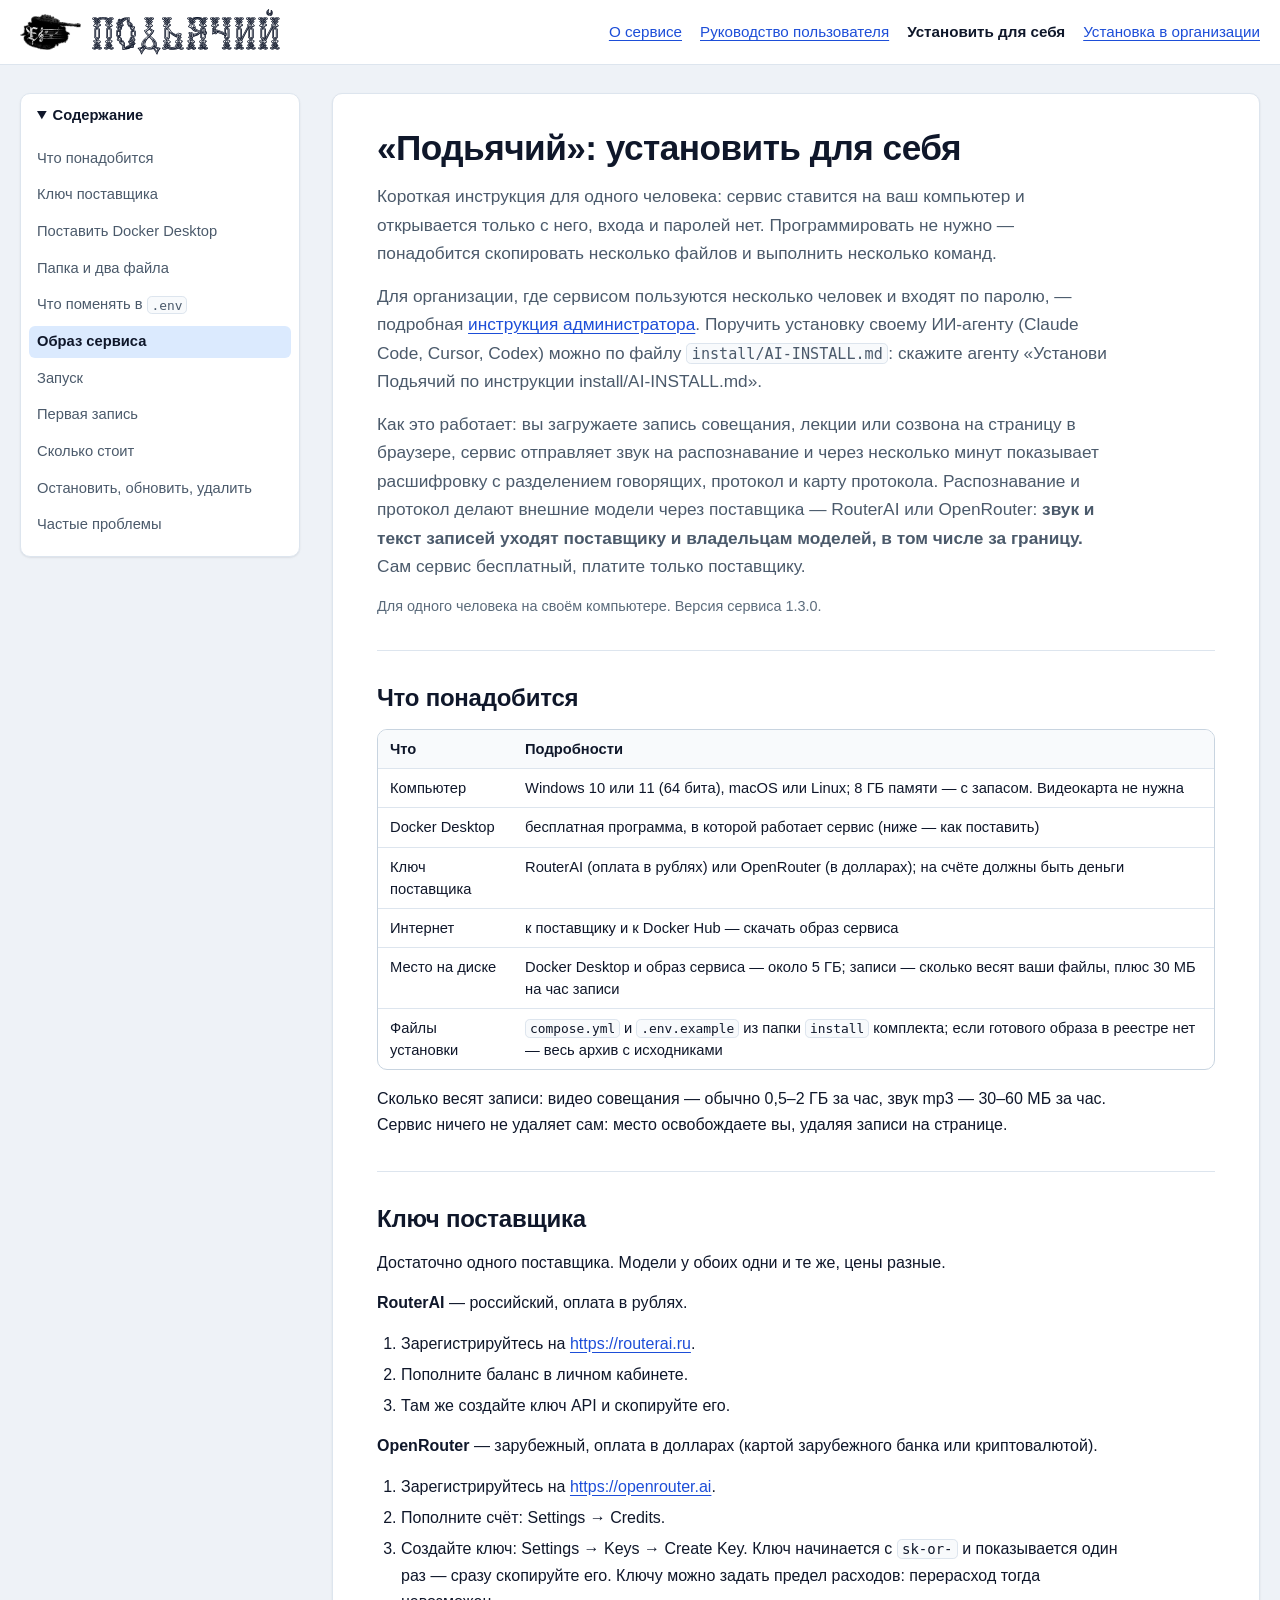
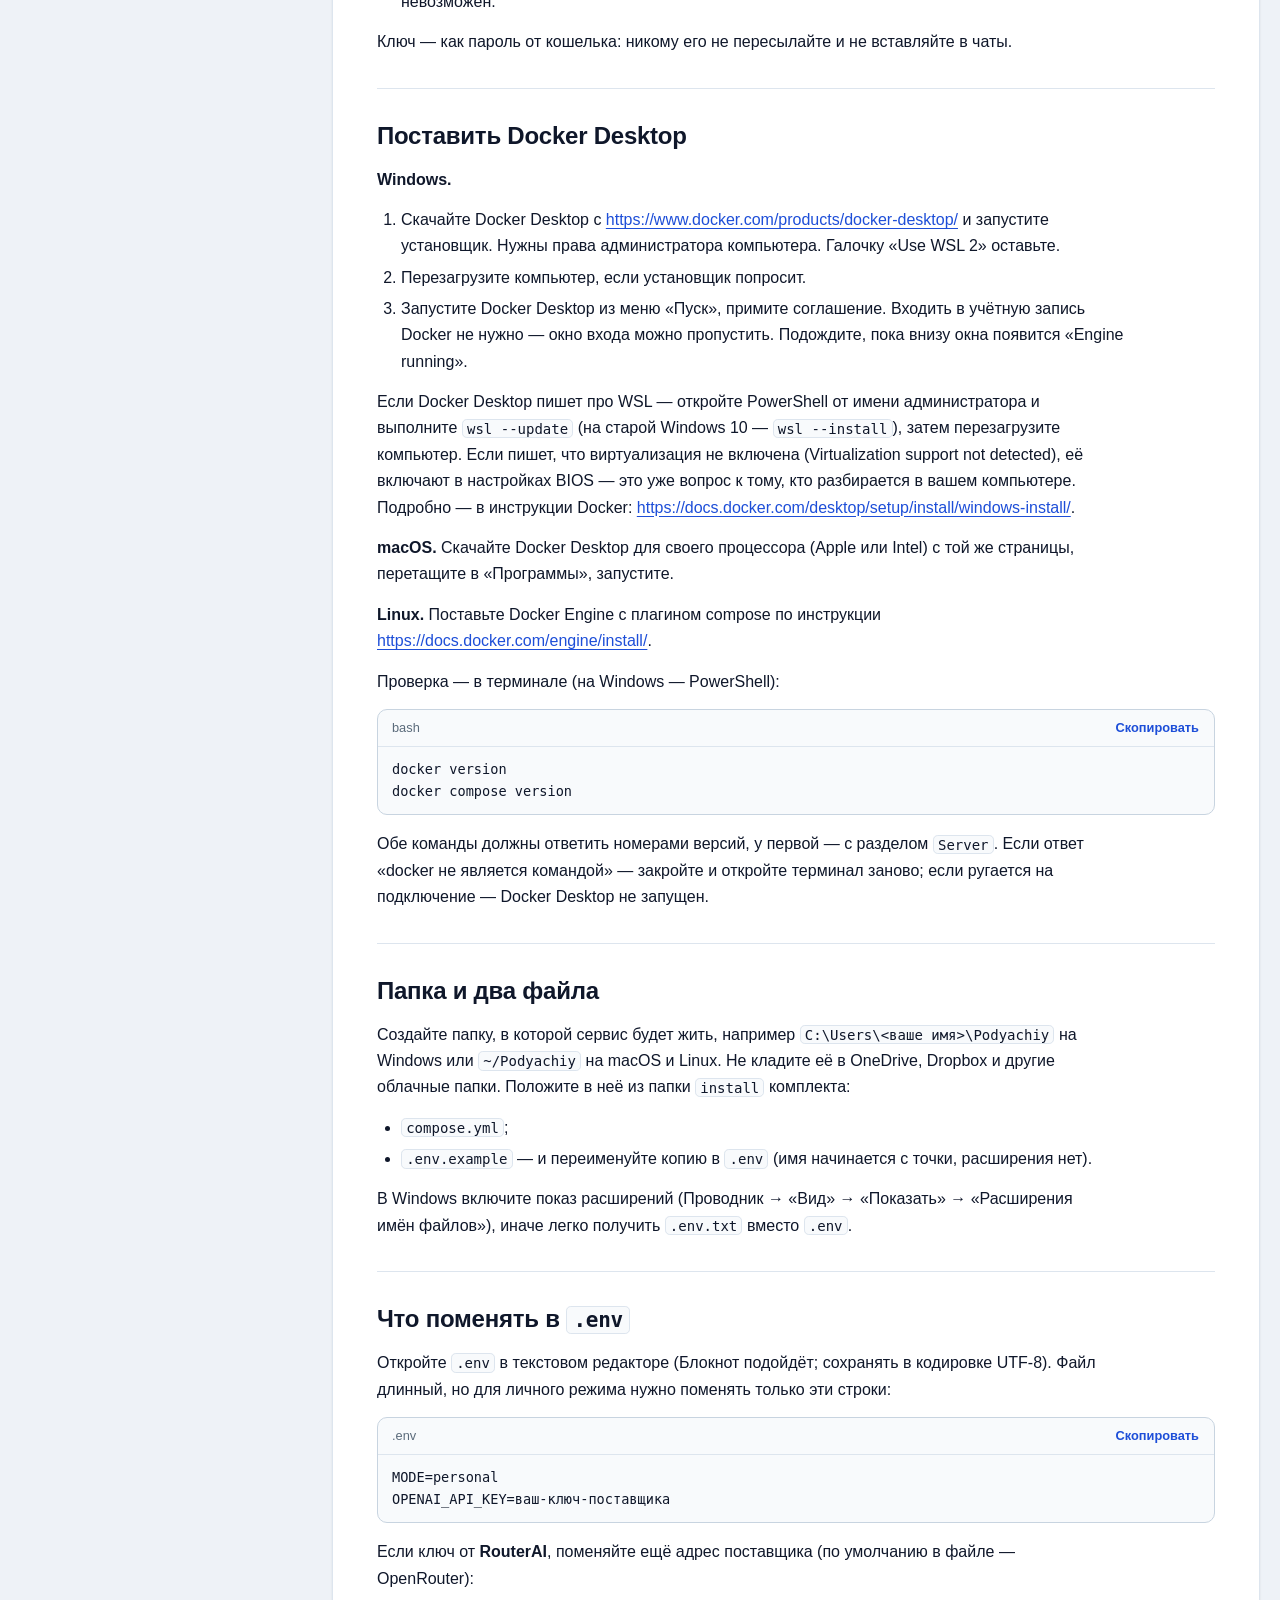
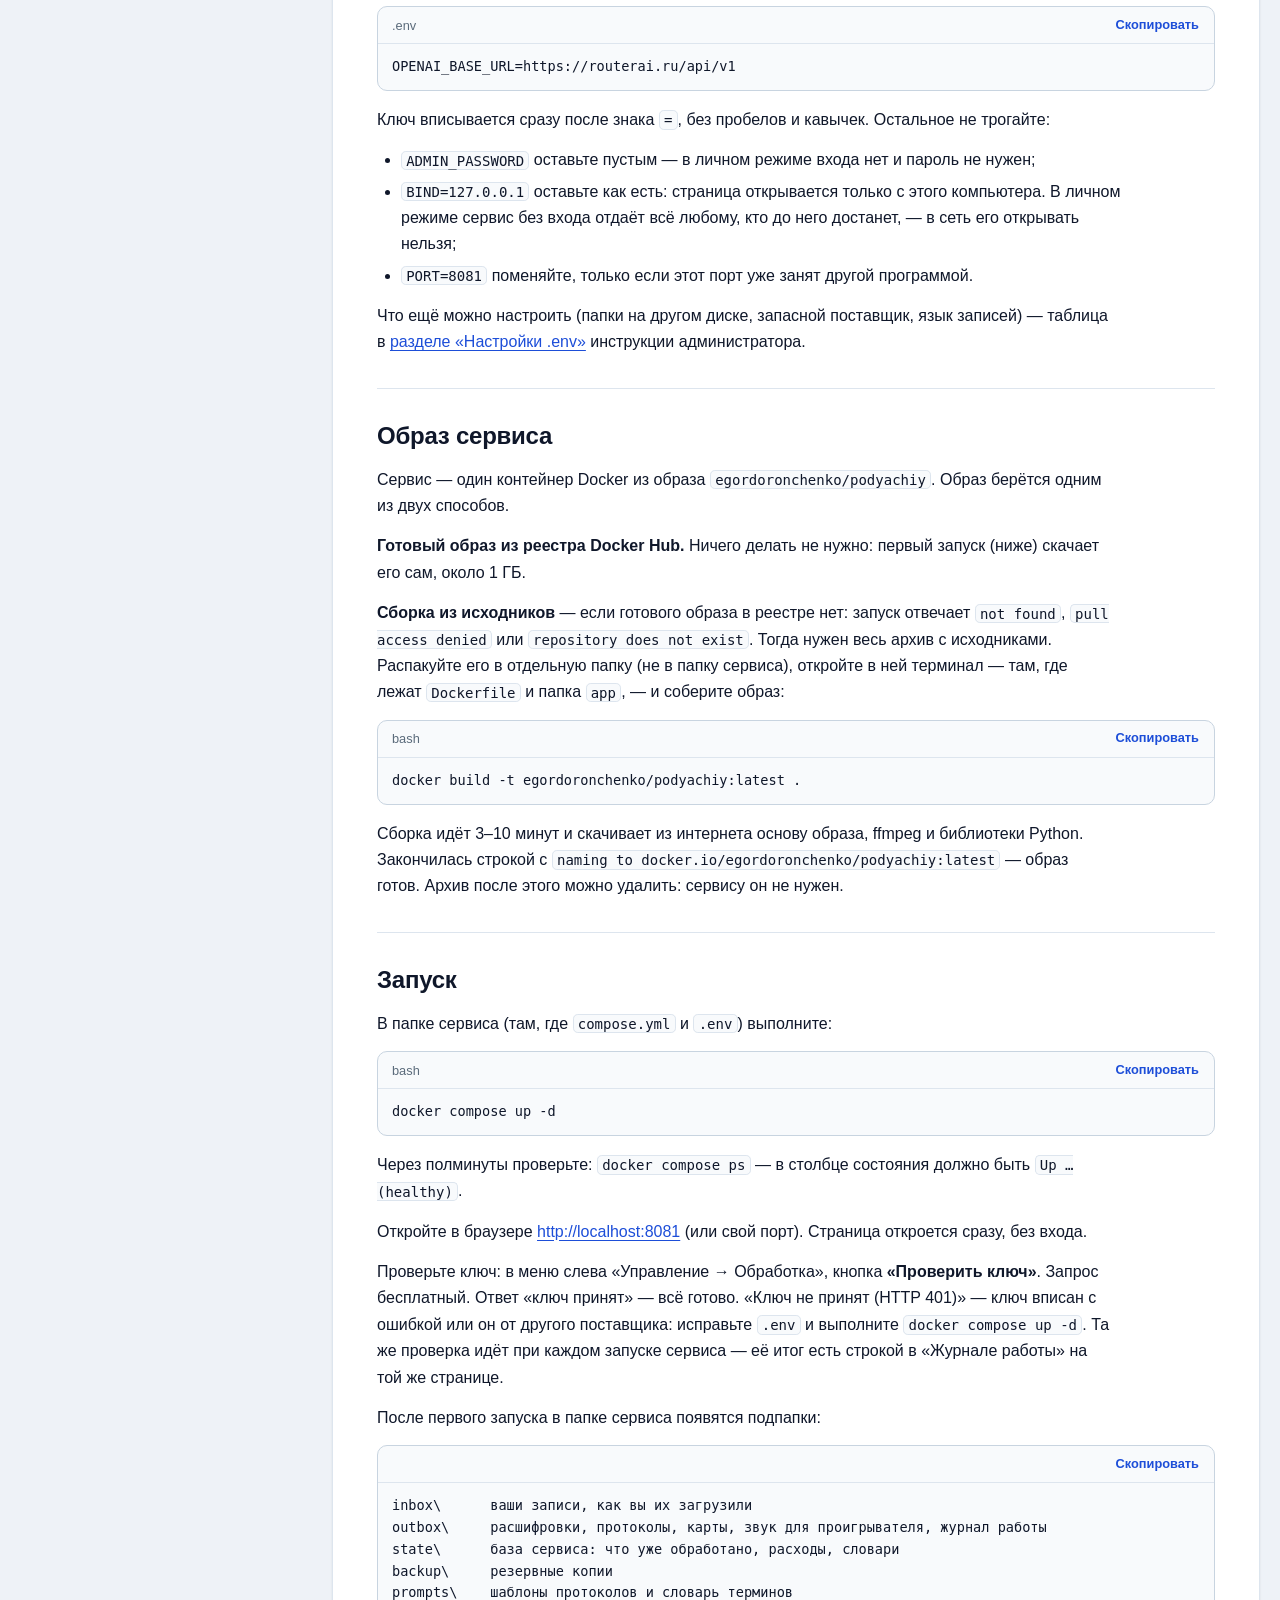
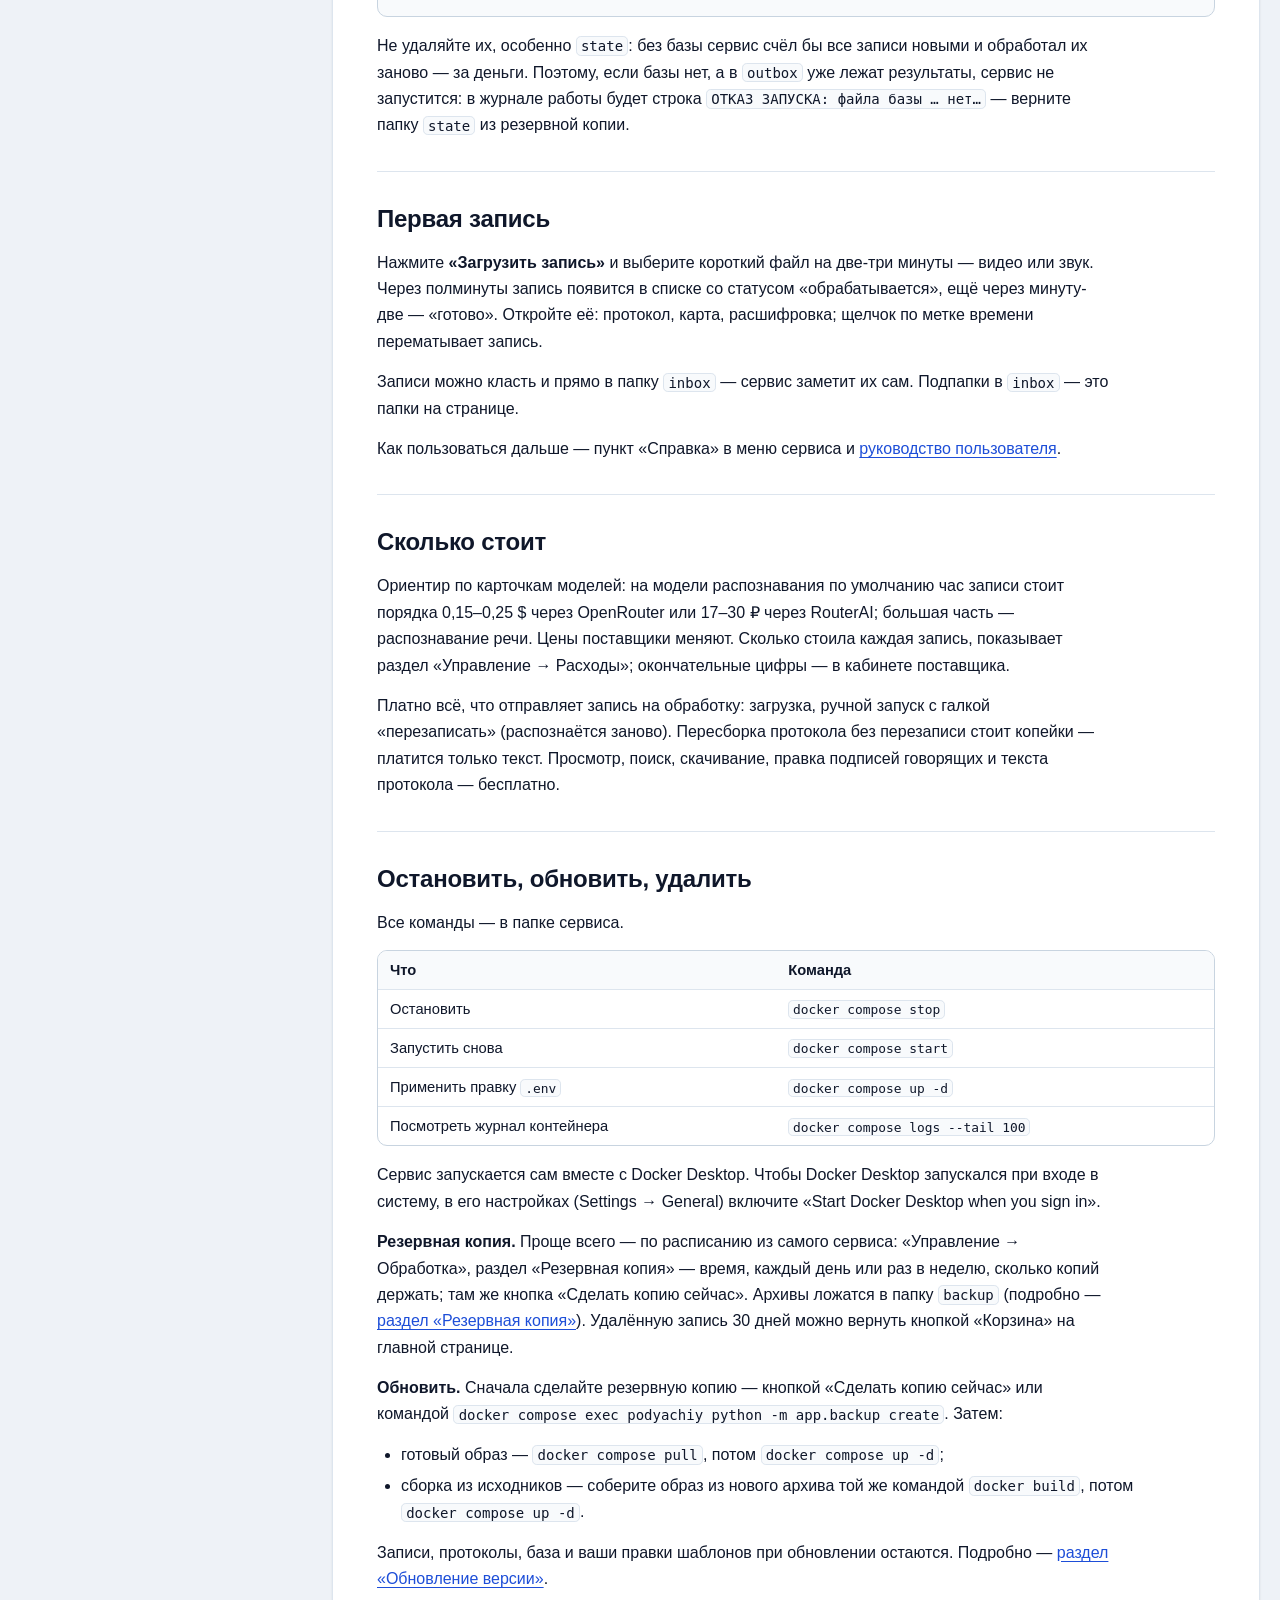
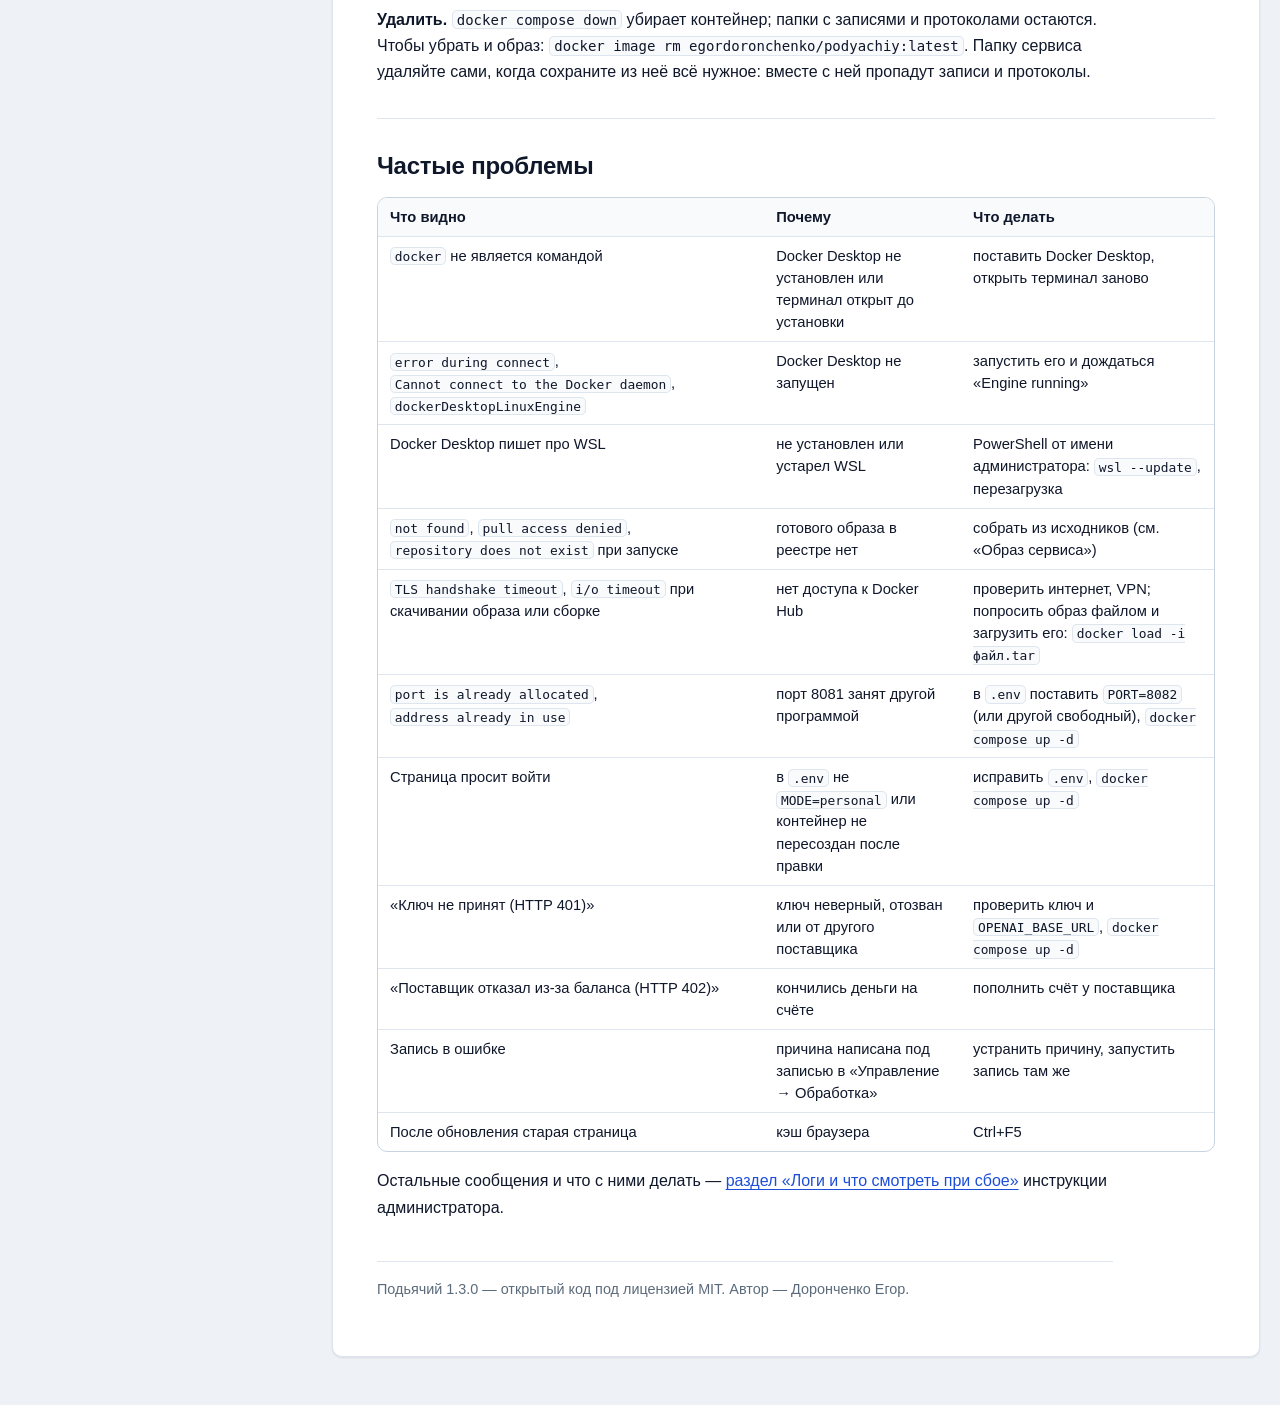
<file: site/podyachiy-personal.html>
<!DOCTYPE html>
<html lang="ru">
<head>
<meta charset="utf-8">
<meta name="viewport" content="width=device-width, initial-scale=1">
<title>Подьячий — установить для себя</title>
<meta name="description" content="Как поставить сервис «Подьячий» для себя: Docker Desktop, ключ поставщика, две строки в .env, запуск.">
<meta name="color-scheme" content="light dark">
<link rel="icon" type="image/png" href="[data-uri]">
<style>
:root {
  --bg: #eef2f7; --surface: #ffffff; --surface-2: #f8fafc;
  --ink: #0f172a; --ink-2: #4b5a6b; --ink-3: #5b6b7b;
  --line: #dde5ee; --line-2: #c8d4e0;
  --primary: #1d4ed8; --primary-ink: #ffffff; --info-bg: #dbeafe; --ok: #15803d;
  --shadow: 0 1px 2px rgba(15, 23, 42, .06), 0 1px 3px rgba(15, 23, 42, .04);
  --radius: .625rem; --gutter: 1.25rem;
  --ui: -apple-system, "Segoe UI", Roboto, "Helvetica Neue", Arial, sans-serif;
  --mono: ui-monospace, "Cascadia Mono", Consolas, "DejaVu Sans Mono", Menlo, monospace;
  color-scheme: light;
}
@media (prefers-color-scheme: dark) {
  :root {
    --bg: #0a0f15; --surface: #131b24; --surface-2: #0f1720;
    --ink: #e7eef6; --ink-2: #a3b3c4; --ink-3: #8fa2b5;
    --line: #22303d; --line-2: #2e3f4f;
    --primary: #6ba5fb; --primary-ink: #08111d; --info-bg: #10233d; --ok: #58d68a;
    --shadow: 0 1px 2px rgba(0, 0, 0, .4);
    color-scheme: dark;
  }
  .brand img { filter: drop-shadow(0 0 1px rgba(231, 238, 246, .55)); }
  figure img { filter: brightness(.92); }
}
@font-face {
  font-family: "Wordmark"; font-weight: 400; font-style: normal; font-display: block;
  src: url("[data-uri]") format("woff2");
}
*, *::before, *::after { box-sizing: border-box; }
[hidden] { display: none !important; }
html { font-size: 100%; scroll-behavior: smooth; -webkit-text-size-adjust: 100%; scroll-padding-top: 1rem; }
@media (prefers-reduced-motion: reduce) { html { scroll-behavior: auto; } }
body { margin: 0; background: var(--bg); color: var(--ink); font: 1rem/1.65 var(--ui); -webkit-font-smoothing: antialiased; overflow-wrap: break-word; }
a { color: var(--primary); text-underline-offset: .19em; }
:focus-visible { outline: 3px solid var(--primary); outline-offset: 2px; border-radius: .375rem; }
.skip { position: absolute; left: .75rem; top: -5rem; z-index: 20; padding: .625rem .875rem; background: var(--primary); color: var(--primary-ink); border-radius: .5rem; text-decoration: none; }
.skip:focus { top: .75rem; }
.wrap { width: min(100% - 2 * var(--gutter), 84rem); margin-inline: auto; }

.top { border-bottom: 1px solid var(--line); background: var(--surface); }
.top-in { display: flex; align-items: center; justify-content: space-between; gap: .5rem 1.25rem; flex-wrap: wrap; min-height: 4rem; padding-block: .5rem; }
.brand { display: inline-flex; align-items: center; gap: .625rem; color: var(--ink); font: 400 2rem/1 "Wordmark", "Segoe UI", serif; white-space: nowrap; text-decoration: none; -webkit-text-stroke: .012em currentColor; }
.brand img { height: 2.25rem; width: auto; display: block; }
.top nav { display: flex; flex-wrap: wrap; gap: .25rem 1.125rem; font-size: .95rem; }
.top nav a { display: inline-flex; align-items: center; min-height: 2.75rem; }
.top nav [aria-current] { color: var(--ink); font-weight: 650; text-decoration: none; }

.layout { display: grid; grid-template-columns: 17.5rem minmax(0, 1fr); gap: 2rem; align-items: start; padding-block: 1.75rem 3rem; }
.toc { position: sticky; top: 1rem; max-height: calc(100vh - 2rem); overflow-y: auto; background: var(--surface); border: 1px solid var(--line); border-radius: var(--radius); box-shadow: var(--shadow); font-size: .92rem; line-height: 1.35; }
.toc summary { padding: .75rem 1rem; font-weight: 650; cursor: pointer; min-height: 2.75rem; }
.toc ol { list-style: none; margin: 0; padding: 0 .5rem .625rem; }
.toc ol ol { padding: 0 0 .25rem .75rem; font-size: .875rem; }
.toc a { display: block; padding: .375rem .5rem; border-radius: .375rem; color: var(--ink-2); text-decoration: none; }
.toc a:hover { background: var(--surface-2); color: var(--ink); }
.toc a.on { background: var(--info-bg); color: var(--ink); font-weight: 600; }

main { min-width: 0; background: var(--surface); border: 1px solid var(--line); border-radius: var(--radius); box-shadow: var(--shadow); padding: 2rem clamp(1rem, 4vw, 2.75rem) 2.5rem; }
h1, h2, h3, h4 { line-height: 1.25; text-wrap: balance; scroll-margin-top: 1rem; }
h1 { font-size: clamp(1.6rem, 1.2rem + 1.6vw, 2.2rem); letter-spacing: -.015em; margin: 0 0 .75rem; }
h2 { font-size: 1.5rem; letter-spacing: -.01em; margin: 0 0 1rem; }
h3 { font-size: 1.15rem; margin: 1.75rem 0 .625rem; }
h4 { font-size: 1rem; margin: 1.25rem 0 .5rem; }
.sec { padding-top: 2rem; margin-top: 2rem; border-top: 1px solid var(--line); }
.hash { margin-left: .4em; color: var(--ink-3); text-decoration: none; opacity: 0; font-weight: 400; }
h2:hover .hash, h3:hover .hash, h4:hover .hash, .hash:focus-visible { opacity: 1; }
p, li { max-width: 46rem; }
p { margin: 0 0 .875rem; }
ul, ol { margin: 0 0 .875rem; padding-left: 1.5rem; }
li { margin: .3rem 0; }
li > p { margin-bottom: .5rem; }
li > ul, li > ol { margin: .3rem 0; }
.intro p { font-size: 1.08rem; color: var(--ink-2); }
.ver { color: var(--ink-3); font-size: .9rem; }
code { font-family: var(--mono); font-size: .875em; background: var(--surface-2); border: 1px solid var(--line); border-radius: .3rem; padding: .05em .3em; overflow-wrap: anywhere; }
.note { border-left: 3px solid var(--primary); background: var(--info-bg); border-radius: 0 var(--radius) var(--radius) 0; padding: .75rem 1rem; margin: 0 0 1rem; max-width: 46rem; }
.note p:last-child { margin-bottom: 0; }

.code { margin: 0 0 1rem; border: 1px solid var(--line-2); border-radius: var(--radius); background: var(--surface-2); overflow: hidden; }
.code-head { display: flex; align-items: center; justify-content: space-between; gap: .5rem; min-height: 2.25rem; padding: .125rem .25rem .125rem .875rem; border-bottom: 1px solid var(--line); color: var(--ink-3); font-size: .8rem; }
.copy { font: 600 .8rem/1 var(--ui); color: var(--primary); background: none; border: 1px solid transparent; border-radius: .375rem; padding: 0 .625rem; min-height: 2rem; cursor: pointer; }
.copy:hover { border-color: var(--line-2); background: var(--surface); }
.copy.done { color: var(--ok); }
pre { margin: 0; padding: .75rem .875rem; overflow-x: auto; font: .85rem/1.6 var(--mono); tab-size: 4; }
pre code { background: none; border: 0; padding: 0; font-size: inherit; overflow-wrap: normal; white-space: pre; }

.tbl { overflow-x: auto; margin: 0 0 1rem; border: 1px solid var(--line-2); border-radius: var(--radius); -webkit-overflow-scrolling: touch; }
table { border-collapse: collapse; width: 100%; font-size: .92rem; line-height: 1.5; }
table.wide { min-width: 44rem; }
table.pair { min-width: 26rem; }
th, td { text-align: left; vertical-align: top; padding: .5rem .75rem; border-bottom: 1px solid var(--line); }
th { background: var(--surface-2); font-weight: 650; position: sticky; top: 0; }
tbody tr:last-child td { border-bottom: 0; }
td:first-child code { white-space: nowrap; overflow-wrap: normal; }

figure { margin: 1.25rem 0 1.5rem; }
figure img { display: block; max-width: 100%; height: auto; border: 1px solid var(--line-2); border-radius: var(--radius); box-shadow: var(--shadow); background: #fff; }
.js figure img { cursor: zoom-in; }
.zoom { border: 0; padding: 0; margin: 0; background: transparent; width: 100vw; height: 100vh; height: 100dvh; max-width: none; max-height: none; overflow: auto; cursor: zoom-out; }
.zoom[open] { display: grid; place-items: center; }
.zoom::backdrop { background: rgba(5, 9, 14, .86); }
.zoom img { display: block; max-width: none; border-radius: .5rem; background: #fff; }
.zoom button { position: fixed; top: .75rem; right: .75rem; width: 2.75rem; height: 2.75rem; border: 1px solid var(--line-2); border-radius: .5rem; background: var(--surface); color: var(--ink); font: 400 1.5rem/1 var(--ui); cursor: pointer; }
figcaption { margin-top: .5rem; font-size: .9rem; color: var(--ink-3); max-width: 46rem; }
.foot { margin-top: 2.5rem; padding-top: 1rem; border-top: 1px solid var(--line); color: var(--ink-3); font-size: .9rem; }

@media (max-width: 62rem) {
  .layout { grid-template-columns: minmax(0, 1fr); gap: 1rem; padding-top: 1rem; }
  .toc { position: static; max-height: none; }
  .toc[open] { max-height: 70vh; }
  .toc a { padding-block: .625rem; }
  .copy { min-height: 2.75rem; }
  .code-head { min-height: 2.75rem; }
}
@media (max-width: 30rem) {
  :root { --gutter: .75rem; }
  .brand { font-size: 1.6rem; }
  .brand img { height: 1.9rem; }
  h2 { font-size: 1.3rem; }
}
@media print {
  :root { --bg: #fff; --surface: #fff; --surface-2: #f6f8fa; --ink: #000; --ink-2: #222; --ink-3: #444; --line: #ccc; --line-2: #bbb; --primary: #000; --info-bg: #f2f4f7; color-scheme: light; }
  @page { margin: 16mm 14mm; }
  html { font-size: 10.5pt; }
  body { background: #fff; }
  .toc, .top nav, .copy, .skip, .hash, .zoom { display: none !important; }
  .top { border: 0; }
  .wrap { width: 100%; }
  .layout { display: block; padding: 0; }
  main { border: 0; box-shadow: none; padding: 0; }
  p, li, .note, figcaption { max-width: none; }
  a { color: inherit; text-decoration: none; }
  .sec { border-top: 0; margin-top: 1.5rem; padding-top: 0; }
  .sec ~ .sec { margin-top: 0; break-before: page; }
  h2, h3, h4 { break-after: avoid; }
  .code, figure, tr, .note { break-inside: avoid; }
  .code-head { min-height: 0; padding: .2rem .6rem; }
  pre code { white-space: pre-wrap; overflow-wrap: anywhere; }
  pre { overflow: visible; }
  .tbl { overflow: visible; }
  table.wide, table.pair { min-width: 0; font-size: 8.5pt; }
  th { position: static; }
  td:first-child code { white-space: normal; overflow-wrap: anywhere; }
  figure img { box-shadow: none; filter: none; max-height: 150mm; width: auto; }
}
</style>
</head>
<body>
<a class="skip" href="#text">К тексту</a>
<header class="top"><div class="wrap top-in">
  <span class="brand"><img src="[data-uri]" alt="" width="36" height="36">Подьячий</span>
  <nav aria-label="Документы"><a href="podyachiy.html">О сервисе</a><a href="podyachiy-guide.html">Руководство пользователя</a><a href="podyachiy-personal.html" aria-current="page">Установить для себя</a><a href="podyachiy-install.html">Установка в организации</a></nav>
</div></header>
<div class="wrap layout">
<details class="toc" id="toc"><summary>Содержание</summary>
<nav aria-label="Содержание"><ol><li><a href="#что-понадобится">Что понадобится</a></li><li><a href="#ключ-поставщика">Ключ поставщика</a></li><li><a href="#поставить-docker-desktop">Поставить Docker Desktop</a></li><li><a href="#папка-и-два-файла">Папка и два файла</a></li><li><a href="#что-поменять-в-env">Что поменять в <code>.env</code></a></li><li><a href="#образ-сервиса">Образ сервиса</a></li><li><a href="#запуск">Запуск</a></li><li><a href="#первая-запись">Первая запись</a></li><li><a href="#сколько-стоит">Сколько стоит</a></li><li><a href="#остановить-обновить-удалить">Остановить, обновить, удалить</a></li><li><a href="#частые-проблемы">Частые проблемы</a></li></ol></nav>
</details>
<main id="text">
<h1>«Подьячий»: установить для себя</h1>
<div class="intro">
<p>Короткая инструкция для одного человека: сервис ставится на ваш компьютер и открывается только с него, входа и паролей нет. Программировать не нужно — понадобится скопировать несколько файлов и выполнить несколько команд.</p>
<p>Для организации, где сервисом пользуются несколько человек и входят по паролю, — подробная <a href="podyachiy-install.html">инструкция администратора</a>. Поручить установку своему ИИ-агенту (Claude Code, Cursor, Codex) можно по файлу <code>install/AI-INSTALL.md</code>: скажите агенту «Установи Подьячий по инструкции install/AI-INSTALL.md».</p>
<p>Как это работает: вы загружаете запись совещания, лекции или созвона на страницу в браузере, сервис отправляет звук на распознавание и через несколько минут показывает расшифровку с разделением говорящих, протокол и карту протокола. Распознавание и протокол делают внешние модели через поставщика — RouterAI или OpenRouter: <b>звук и текст записей уходят поставщику и владельцам моделей, в том числе за границу.</b> Сам сервис бесплатный, платите только поставщику.</p>
</div>
<p class="ver">Для одного человека на своём компьютере. Версия сервиса 1.3.0.</p>
<section class="sec">
<h2 id="что-понадобится">Что понадобится<a class="hash" href="#что-понадобится" aria-label="Ссылка на этот раздел">#</a></h2>
<div class="tbl" tabindex="0" role="region" aria-label="Таблица: Что"><table class="pair"><thead><tr><th scope="col">Что</th><th scope="col">Подробности</th></tr></thead><tbody><tr><td>Компьютер</td><td>Windows 10 или 11 (64 бита), macOS или Linux; 8 ГБ памяти — с запасом. Видеокарта не нужна</td></tr><tr><td>Docker Desktop</td><td>бесплатная программа, в которой работает сервис (ниже — как поставить)</td></tr><tr><td>Ключ поставщика</td><td>RouterAI (оплата в рублях) или OpenRouter (в долларах); на счёте должны быть деньги</td></tr><tr><td>Интернет</td><td>к поставщику и к Docker Hub — скачать образ сервиса</td></tr><tr><td>Место на диске</td><td>Docker Desktop и образ сервиса — около 5 ГБ; записи — сколько весят ваши файлы, плюс 30 МБ на час записи</td></tr><tr><td>Файлы установки</td><td><code>compose.yml</code> и <code>.env.example</code> из папки <code>install</code> комплекта; если готового образа в реестре нет — весь архив с исходниками</td></tr></tbody></table></div>
<p>Сколько весят записи: видео совещания — обычно 0,5–2 ГБ за час, звук mp3 — 30–60 МБ за час. Сервис ничего не удаляет сам: место освобождаете вы, удаляя записи на странице.</p>
</section>
<section class="sec">
<h2 id="ключ-поставщика">Ключ поставщика<a class="hash" href="#ключ-поставщика" aria-label="Ссылка на этот раздел">#</a></h2>
<p>Достаточно одного поставщика. Модели у обоих одни и те же, цены разные.</p>
<p><b>RouterAI</b> — российский, оплата в рублях.</p>
<ol><li>Зарегистрируйтесь на <a href="https://routerai.ru" rel="noopener">https://routerai.ru</a>.</li><li>Пополните баланс в личном кабинете.</li><li>Там же создайте ключ API и скопируйте его.</li></ol>
<p><b>OpenRouter</b> — зарубежный, оплата в долларах (картой зарубежного банка или криптовалютой).</p>
<ol><li>Зарегистрируйтесь на <a href="https://openrouter.ai" rel="noopener">https://openrouter.ai</a>.</li><li>Пополните счёт: Settings → Credits.</li><li>Создайте ключ: Settings → Keys → Create Key. Ключ начинается с <code>sk-or-</code> и показывается один раз — сразу скопируйте его. Ключу можно задать предел расходов: перерасход тогда невозможен.</li></ol>
<p>Ключ — как пароль от кошелька: никому его не пересылайте и не вставляйте в чаты.</p>
</section>
<section class="sec">
<h2 id="поставить-docker-desktop">Поставить Docker Desktop<a class="hash" href="#поставить-docker-desktop" aria-label="Ссылка на этот раздел">#</a></h2>
<p><b>Windows.</b></p>
<ol><li>Скачайте Docker Desktop с <a href="https://www.docker.com/products/docker-desktop/" rel="noopener">https://www.docker.com/products/docker-desktop/</a> и запустите установщик. Нужны права администратора компьютера. Галочку «Use WSL 2» оставьте.</li><li>Перезагрузите компьютер, если установщик попросит.</li><li>Запустите Docker Desktop из меню «Пуск», примите соглашение. Входить в учётную запись Docker не нужно — окно входа можно пропустить. Подождите, пока внизу окна появится «Engine running».</li></ol>
<p>Если Docker Desktop пишет про WSL — откройте PowerShell от имени администратора и выполните <code>wsl --update</code> (на старой Windows 10 — <code>wsl --install</code>), затем перезагрузите компьютер. Если пишет, что виртуализация не включена (Virtualization support not detected), её включают в настройках BIOS — это уже вопрос к тому, кто разбирается в вашем компьютере. Подробно — в инструкции Docker: <a href="https://docs.docker.com/desktop/setup/install/windows-install/" rel="noopener">https://docs.docker.com/desktop/setup/install/windows-install/</a>.</p>
<p><b>macOS.</b> Скачайте Docker Desktop для своего процессора (Apple или Intel) с той же страницы, перетащите в «Программы», запустите.</p>
<p><b>Linux.</b> Поставьте Docker Engine с плагином compose по инструкции <a href="https://docs.docker.com/engine/install/" rel="noopener">https://docs.docker.com/engine/install/</a>.</p>
<p>Проверка — в терминале (на Windows — PowerShell):</p>
<div class="code"><div class="code-head"><span>bash</span><button type="button" class="copy" hidden>Скопировать</button></div><pre tabindex="0"><code>docker version
docker compose version</code></pre></div>
<p>Обе команды должны ответить номерами версий, у первой — с разделом <code>Server</code>. Если ответ «docker не является командой» — закройте и откройте терминал заново; если ругается на подключение — Docker Desktop не запущен.</p>
</section>
<section class="sec">
<h2 id="папка-и-два-файла">Папка и два файла<a class="hash" href="#папка-и-два-файла" aria-label="Ссылка на этот раздел">#</a></h2>
<p>Создайте папку, в которой сервис будет жить, например <code>C:\Users\&lt;ваше имя&gt;\Podyachiy</code> на Windows или <code>~/Podyachiy</code> на macOS и Linux. Не кладите её в OneDrive, Dropbox и другие облачные папки. Положите в неё из папки <code>install</code> комплекта:</p>
<ul><li><code>compose.yml</code>;</li><li><code>.env.example</code> — и переименуйте копию в <code>.env</code> (имя начинается с точки, расширения нет).</li></ul>
<p>В Windows включите показ расширений (Проводник → «Вид» → «Показать» → «Расширения имён файлов»), иначе легко получить <code>.env.txt</code> вместо <code>.env</code>.</p>
</section>
<section class="sec">
<h2 id="что-поменять-в-env">Что поменять в <code>.env</code><a class="hash" href="#что-поменять-в-env" aria-label="Ссылка на этот раздел">#</a></h2>
<p>Откройте <code>.env</code> в текстовом редакторе (Блокнот подойдёт; сохранять в кодировке UTF-8). Файл длинный, но для личного режима нужно поменять только эти строки:</p>
<div class="code"><div class="code-head"><span>.env</span><button type="button" class="copy" hidden>Скопировать</button></div><pre tabindex="0"><code>MODE=personal
OPENAI_API_KEY=ваш-ключ-поставщика</code></pre></div>
<p>Если ключ от <b>RouterAI</b>, поменяйте ещё адрес поставщика (по умолчанию в файле — OpenRouter):</p>
<div class="code"><div class="code-head"><span>.env</span><button type="button" class="copy" hidden>Скопировать</button></div><pre tabindex="0"><code>OPENAI_BASE_URL=https://routerai.ru/api/v1</code></pre></div>
<p>Ключ вписывается сразу после знака <code>=</code>, без пробелов и кавычек. Остальное не трогайте:</p>
<ul><li><code>ADMIN_PASSWORD</code> оставьте пустым — в личном режиме входа нет и пароль не нужен;</li><li><code>BIND=127.0.0.1</code> оставьте как есть: страница открывается только с этого компьютера. В личном режиме сервис без входа отдаёт всё любому, кто до него достанет, — в сеть его открывать нельзя;</li><li><code>PORT=8081</code> поменяйте, только если этот порт уже занят другой программой.</li></ul>
<p>Что ещё можно настроить (папки на другом диске, запасной поставщик, язык записей) — таблица в <a href="podyachiy-install.html#3-настройки-env">разделе «Настройки .env»</a> инструкции администратора.</p>
</section>
<section class="sec">
<h2 id="образ-сервиса">Образ сервиса<a class="hash" href="#образ-сервиса" aria-label="Ссылка на этот раздел">#</a></h2>
<p>Сервис — один контейнер Docker из образа <code>egordoronchenko/podyachiy</code>. Образ берётся одним из двух способов.</p>
<p><b>Готовый образ из реестра Docker Hub.</b> Ничего делать не нужно: первый запуск (ниже) скачает его сам, около 1 ГБ.</p>
<p><b>Сборка из исходников</b> — если готового образа в реестре нет: запуск отвечает <code>not found</code>, <code>pull access denied</code> или <code>repository does not exist</code>. Тогда нужен весь архив с исходниками. Распакуйте его в отдельную папку (не в папку сервиса), откройте в ней терминал — там, где лежат <code>Dockerfile</code> и папка <code>app</code>, — и соберите образ:</p>
<div class="code"><div class="code-head"><span>bash</span><button type="button" class="copy" hidden>Скопировать</button></div><pre tabindex="0"><code>docker build -t egordoronchenko/podyachiy:latest .</code></pre></div>
<p>Сборка идёт 3–10 минут и скачивает из интернета основу образа, ffmpeg и библиотеки Python. Закончилась строкой с <code>naming to docker.io/egordoronchenko/podyachiy:latest</code> — образ готов. Архив после этого можно удалить: сервису он не нужен.</p>
</section>
<section class="sec">
<h2 id="запуск">Запуск<a class="hash" href="#запуск" aria-label="Ссылка на этот раздел">#</a></h2>
<p>В папке сервиса (там, где <code>compose.yml</code> и <code>.env</code>) выполните:</p>
<div class="code"><div class="code-head"><span>bash</span><button type="button" class="copy" hidden>Скопировать</button></div><pre tabindex="0"><code>docker compose up -d</code></pre></div>
<p>Через полминуты проверьте: <code>docker compose ps</code> — в столбце состояния должно быть <code>Up … (healthy)</code>.</p>
<p>Откройте в браузере <a href="http://localhost:8081" rel="noopener">http://localhost:8081</a> (или свой порт). Страница откроется сразу, без входа.</p>
<p>Проверьте ключ: в меню слева «Управление → Обработка», кнопка <b>«Проверить ключ»</b>. Запрос бесплатный. Ответ «ключ принят» — всё готово. «Ключ не принят (HTTP 401)» — ключ вписан с ошибкой или он от другого поставщика: исправьте <code>.env</code> и выполните <code>docker compose up -d</code>. Та же проверка идёт при каждом запуске сервиса — её итог есть строкой в «Журнале работы» на той же странице.</p>
<p>После первого запуска в папке сервиса появятся подпапки:</p>
<div class="code"><div class="code-head"><span></span><button type="button" class="copy" hidden>Скопировать</button></div><pre tabindex="0"><code>inbox\      ваши записи, как вы их загрузили
outbox\     расшифровки, протоколы, карты, звук для проигрывателя, журнал работы
state\      база сервиса: что уже обработано, расходы, словари
backup\     резервные копии
prompts\    шаблоны протоколов и словарь терминов</code></pre></div>
<p>Не удаляйте их, особенно <code>state</code>: без базы сервис счёл бы все записи новыми и обработал их заново — за деньги. Поэтому, если базы нет, а в <code>outbox</code> уже лежат результаты, сервис не запустится: в журнале работы будет строка <code>ОТКАЗ ЗАПУСКА: файла базы … нет…</code> — верните папку <code>state</code> из резервной копии.</p>
</section>
<section class="sec">
<h2 id="первая-запись">Первая запись<a class="hash" href="#первая-запись" aria-label="Ссылка на этот раздел">#</a></h2>
<p>Нажмите <b>«Загрузить запись»</b> и выберите короткий файл на две-три минуты — видео или звук. Через полминуты запись появится в списке со статусом «обрабатывается», ещё через минуту-две — «готово». Откройте её: протокол, карта, расшифровка; щелчок по метке времени перематывает запись.</p>
<p>Записи можно класть и прямо в папку <code>inbox</code> — сервис заметит их сам. Подпапки в <code>inbox</code> — это папки на странице.</p>
<p>Как пользоваться дальше — пункт «Справка» в меню сервиса и <a href="podyachiy-guide.html">руководство пользователя</a>.</p>
</section>
<section class="sec">
<h2 id="сколько-стоит">Сколько стоит<a class="hash" href="#сколько-стоит" aria-label="Ссылка на этот раздел">#</a></h2>
<p>Ориентир по карточкам моделей: на модели распознавания по умолчанию час записи стоит порядка 0,15–0,25 $ через OpenRouter или 17–30 ₽ через RouterAI; большая часть — распознавание речи. Цены поставщики меняют. Сколько стоила каждая запись, показывает раздел «Управление → Расходы»; окончательные цифры — в кабинете поставщика.</p>
<p>Платно всё, что отправляет запись на обработку: загрузка, ручной запуск с галкой «перезаписать» (распознаётся заново). Пересборка протокола без перезаписи стоит копейки — платится только текст. Просмотр, поиск, скачивание, правка подписей говорящих и текста протокола — бесплатно.</p>
</section>
<section class="sec">
<h2 id="остановить-обновить-удалить">Остановить, обновить, удалить<a class="hash" href="#остановить-обновить-удалить" aria-label="Ссылка на этот раздел">#</a></h2>
<p>Все команды — в папке сервиса.</p>
<div class="tbl" tabindex="0" role="region" aria-label="Таблица: Что"><table class="pair"><thead><tr><th scope="col">Что</th><th scope="col">Команда</th></tr></thead><tbody><tr><td>Остановить</td><td><code>docker compose stop</code></td></tr><tr><td>Запустить снова</td><td><code>docker compose start</code></td></tr><tr><td>Применить правку <code>.env</code></td><td><code>docker compose up -d</code></td></tr><tr><td>Посмотреть журнал контейнера</td><td><code>docker compose logs --tail 100</code></td></tr></tbody></table></div>
<p>Сервис запускается сам вместе с Docker Desktop. Чтобы Docker Desktop запускался при входе в систему, в его настройках (Settings → General) включите «Start Docker Desktop when you sign in».</p>
<p><b>Резервная копия.</b> Проще всего — по расписанию из самого сервиса: «Управление → Обработка», раздел «Резервная копия» — время, каждый день или раз в неделю, сколько копий держать; там же кнопка «Сделать копию сейчас». Архивы ложатся в папку <code>backup</code> (подробно — <a href="podyachiy-install.html#12-резервная-копия-и-восстановление">раздел «Резервная копия»</a>). Удалённую запись 30 дней можно вернуть кнопкой «Корзина» на главной странице.</p>
<p><b>Обновить.</b> Сначала сделайте резервную копию — кнопкой «Сделать копию сейчас» или командой <code>docker compose exec podyachiy python -m app.backup create</code>. Затем:</p>
<ul><li>готовый образ — <code>docker compose pull</code>, потом <code>docker compose up -d</code>;</li><li>сборка из исходников — соберите образ из нового архива той же командой <code>docker build</code>, потом <code>docker compose up -d</code>.</li></ul>
<p>Записи, протоколы, база и ваши правки шаблонов при обновлении остаются. Подробно — <a href="podyachiy-install.html#13-обновление-версии">раздел «Обновление версии»</a>.</p>
<p><b>Удалить.</b> <code>docker compose down</code> убирает контейнер; папки с записями и протоколами остаются. Чтобы убрать и образ: <code>docker image rm egordoronchenko/podyachiy:latest</code>. Папку сервиса удаляйте сами, когда сохраните из неё всё нужное: вместе с ней пропадут записи и протоколы.</p>
</section>
<section class="sec">
<h2 id="частые-проблемы">Частые проблемы<a class="hash" href="#частые-проблемы" aria-label="Ссылка на этот раздел">#</a></h2>
<div class="tbl" tabindex="0" role="region" aria-label="Таблица: Что видно"><table class="wide"><thead><tr><th scope="col">Что видно</th><th scope="col">Почему</th><th scope="col">Что делать</th></tr></thead><tbody><tr><td><code>docker</code> не является командой</td><td>Docker Desktop не установлен или терминал открыт до установки</td><td>поставить Docker Desktop, открыть терминал заново</td></tr><tr><td><code>error during connect</code>, <code>Cannot connect to the Docker daemon</code>, <code>dockerDesktopLinuxEngine</code></td><td>Docker Desktop не запущен</td><td>запустить его и дождаться «Engine running»</td></tr><tr><td>Docker Desktop пишет про WSL</td><td>не установлен или устарел WSL</td><td>PowerShell от имени администратора: <code>wsl --update</code>, перезагрузка</td></tr><tr><td><code>not found</code>, <code>pull access denied</code>, <code>repository does not exist</code> при запуске</td><td>готового образа в реестре нет</td><td>собрать из исходников (см. «Образ сервиса»)</td></tr><tr><td><code>TLS handshake timeout</code>, <code>i/o timeout</code> при скачивании образа или сборке</td><td>нет доступа к Docker Hub</td><td>проверить интернет, VPN; попросить образ файлом и загрузить его: <code>docker load -i файл.tar</code></td></tr><tr><td><code>port is already allocated</code>, <code>address already in use</code></td><td>порт 8081 занят другой программой</td><td>в <code>.env</code> поставить <code>PORT=8082</code> (или другой свободный), <code>docker compose up -d</code></td></tr><tr><td>Страница просит войти</td><td>в <code>.env</code> не <code>MODE=personal</code> или контейнер не пересоздан после правки</td><td>исправить <code>.env</code>, <code>docker compose up -d</code></td></tr><tr><td>«Ключ не принят (HTTP 401)»</td><td>ключ неверный, отозван или от другого поставщика</td><td>проверить ключ и <code>OPENAI_BASE_URL</code>, <code>docker compose up -d</code></td></tr><tr><td>«Поставщик отказал из-за баланса (HTTP 402)»</td><td>кончились деньги на счёте</td><td>пополнить счёт у поставщика</td></tr><tr><td>Запись в ошибке</td><td>причина написана под записью в «Управление → Обработка»</td><td>устранить причину, запустить запись там же</td></tr><tr><td>После обновления старая страница</td><td>кэш браузера</td><td>Ctrl+F5</td></tr></tbody></table></div>
<p>Остальные сообщения и что с ними делать — <a href="podyachiy-install.html#14-логи-и-что-смотреть-при-сбое">раздел «Логи и что смотреть при сбое»</a> инструкции администратора.</p>
</section>
<p class="foot">Подьячий 1.3.0 — открытый код под лицензией MIT. Автор — Доронченко Егор.</p>
</main>
</div>
<script>
(function () {
  var toc = document.getElementById("toc"), wide = window.matchMedia("(min-width: 62.01rem)");
  function fit() { toc.open = wide.matches; }
  fit();
  if (wide.addEventListener) wide.addEventListener("change", fit);
  toc.addEventListener("click", function (e) { if (e.target.closest("a") && !wide.matches) toc.open = false; });

  function copy(text) {
    if (navigator.clipboard && window.isSecureContext) return navigator.clipboard.writeText(text);
    return new Promise(function (done, fail) {
      var box = document.createElement("textarea");
      box.value = text; box.setAttribute("readonly", ""); box.style.position = "fixed"; box.style.opacity = "0";
      document.body.appendChild(box); box.select();
      var ok = false;
      try { ok = document.execCommand("copy"); } catch (e) { ok = false; }
      document.body.removeChild(box);
      ok ? done() : fail();
    });
  }
  document.querySelectorAll(".copy").forEach(function (btn) {
    btn.hidden = false;
    btn.addEventListener("click", function () {
      var code = btn.closest(".code").querySelector("code").textContent;
      copy(code).then(function () { say("Скопировано", true); }, function () { say("Не вышло — выделите текст", false); });
      function say(text, ok) {
        btn.textContent = text; btn.classList.toggle("done", ok);
        setTimeout(function () { btn.textContent = "Скопировать"; btn.classList.remove("done"); }, 2000);
      }
    });
  });

  // снимок экрана по щелчку открывается в полный размер: на телефоне его можно двигать пальцем
  var shots = document.querySelectorAll("figure img");
  if (shots.length && window.HTMLDialogElement) {
    document.documentElement.classList.add("js");
    var box = document.createElement("dialog"), big = document.createElement("img"), shut = document.createElement("button");
    box.className = "zoom"; shut.type = "button"; shut.setAttribute("aria-label", "Закрыть снимок"); shut.textContent = "×";
    box.appendChild(shut); box.appendChild(big); document.body.appendChild(box);
    box.addEventListener("click", function () { box.close(); });
    shots.forEach(function (img) {
      img.tabIndex = 0; img.setAttribute("role", "button"); img.setAttribute("aria-label", "Увеличить снимок: " + img.alt);
      function show() { big.src = img.src; big.alt = img.alt; big.width = img.naturalWidth; big.height = img.naturalHeight; box.showModal(); }
      img.addEventListener("click", show);
      img.addEventListener("keydown", function (e) { if (e.key === "Enter" || e.key === " ") { e.preventDefault(); show(); } });
    });
  }

  // в оглавлении подсвечен раздел, который сейчас на экране
  if (!("IntersectionObserver" in window)) return;
  var links = {}, current = null;
  toc.querySelectorAll("a").forEach(function (a) { links[decodeURIComponent(a.getAttribute("href").slice(1))] = a; });
  var seen = new IntersectionObserver(function (entries) {
    entries.forEach(function (entry) {
      if (!entry.isIntersecting) return;
      if (current) { current.classList.remove("on"); current.removeAttribute("aria-current"); }
      current = links[entry.target.id];
      if (!current) return;
      current.classList.add("on"); current.setAttribute("aria-current", "location");
      // на широком экране оглавление стоит на месте и прокручивается само: держим текущий пункт на виду
      if (wide.matches) {
        var top = current.offsetTop - toc.offsetTop;
        if (top < toc.scrollTop + 48 || top > toc.scrollTop + toc.clientHeight - 48) toc.scrollTop = top - toc.clientHeight / 2;
      }
    });
  }, { rootMargin: "0px 0px -75% 0px" });
  document.querySelectorAll("main h2[id], main h3[id]").forEach(function (h) { seen.observe(h); });
})();
</script>
</body>
</html>
</file>
